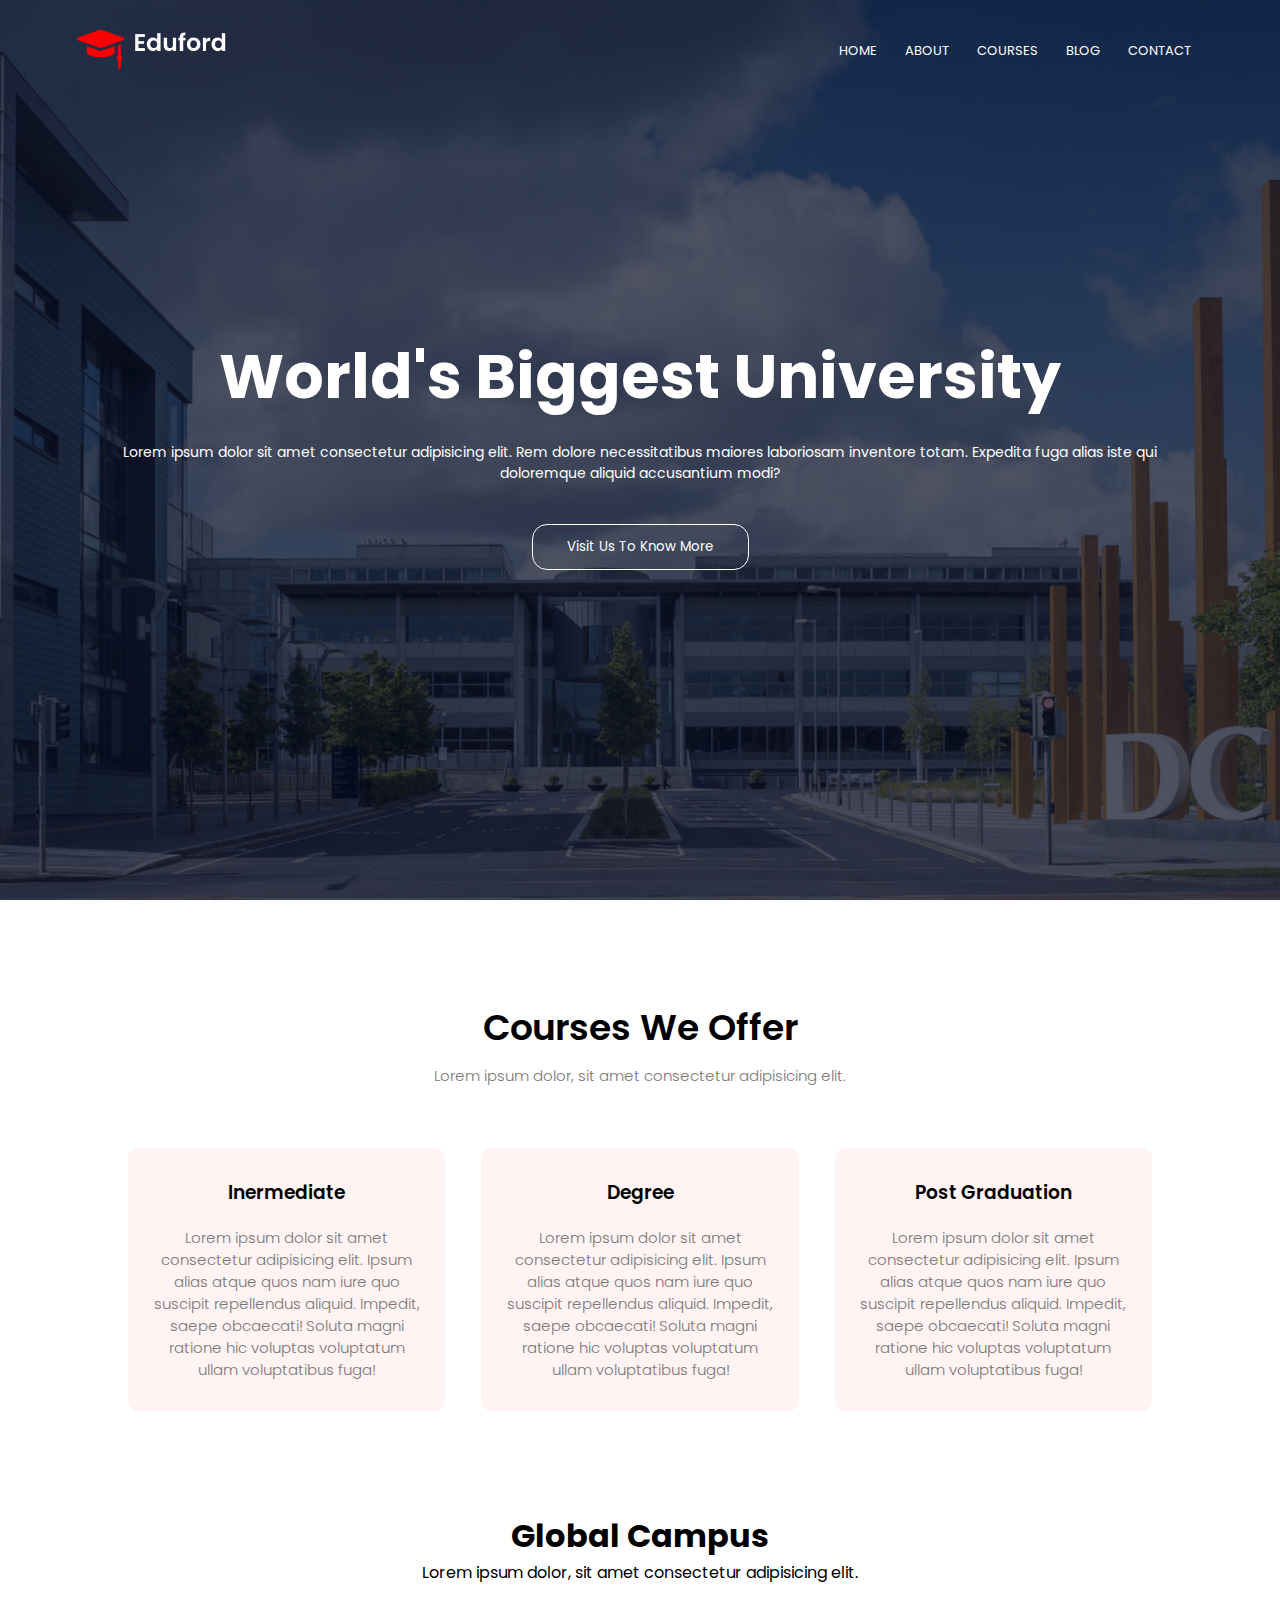
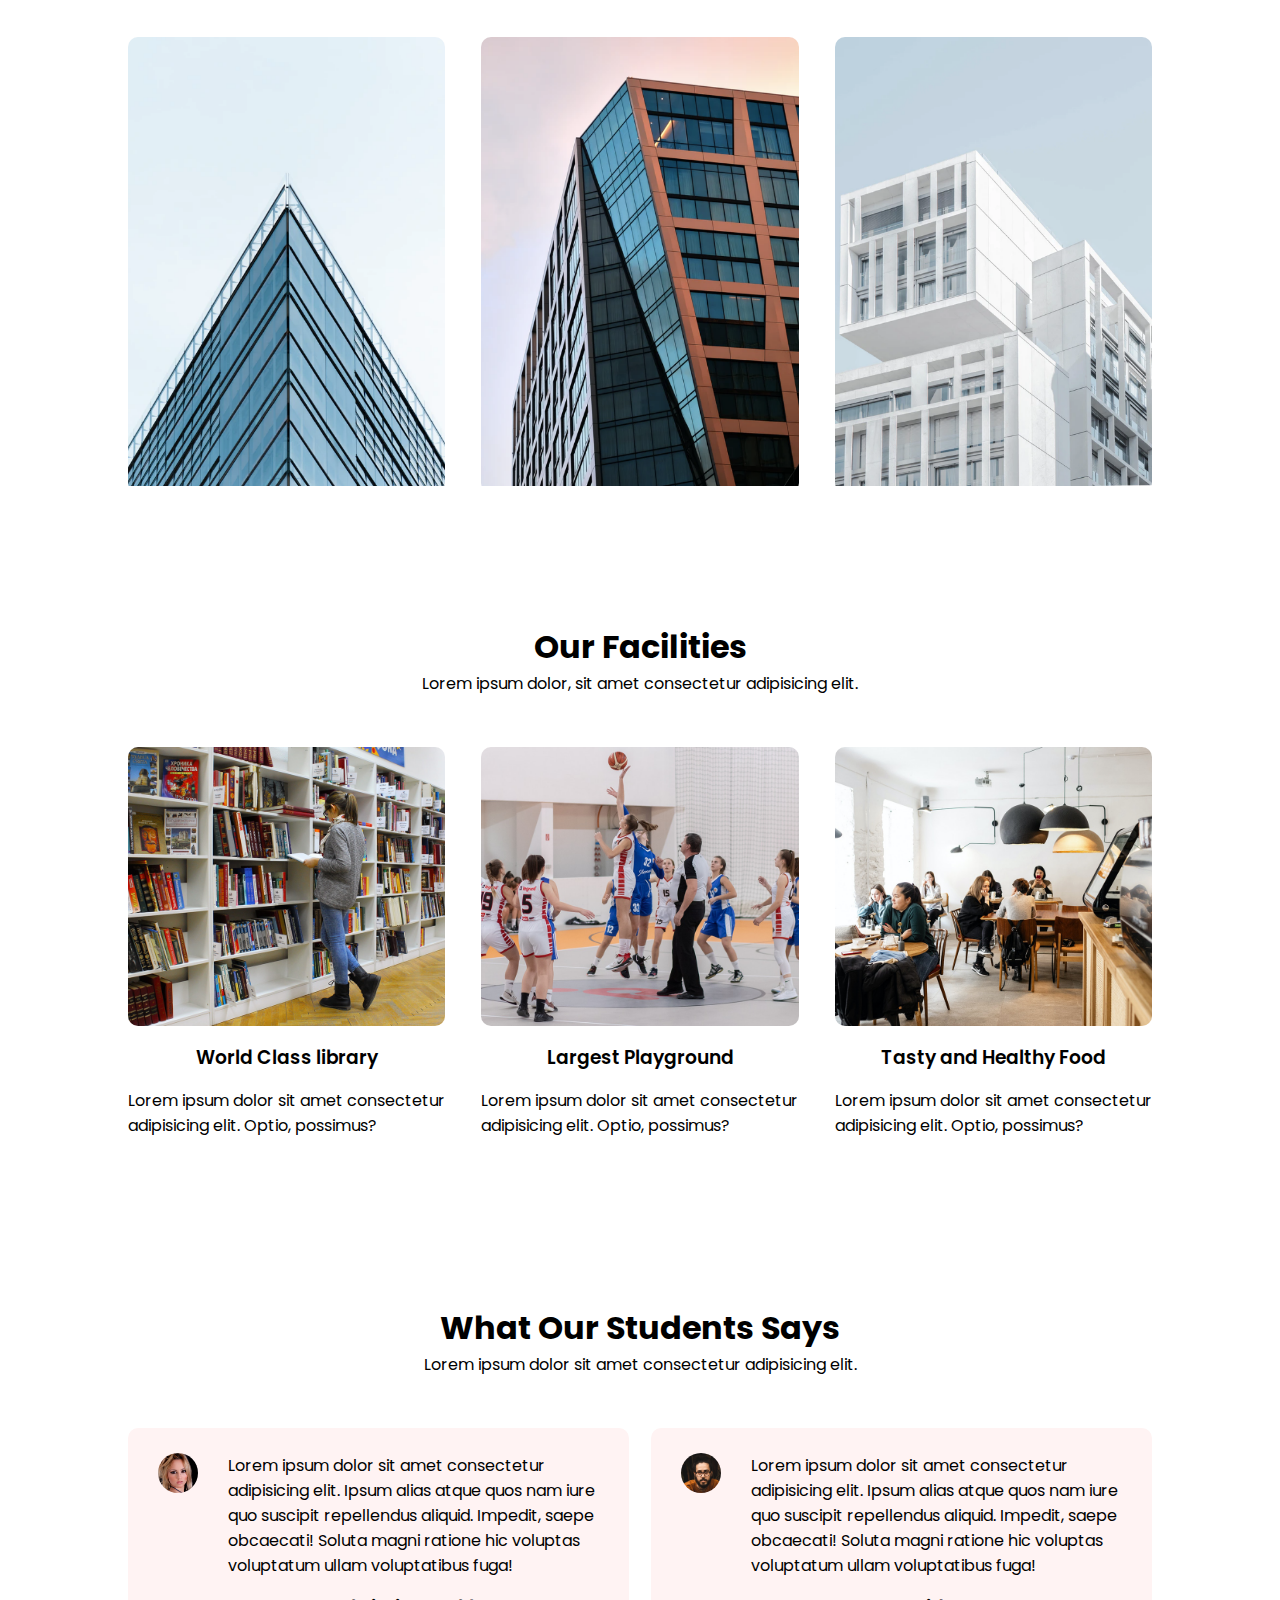
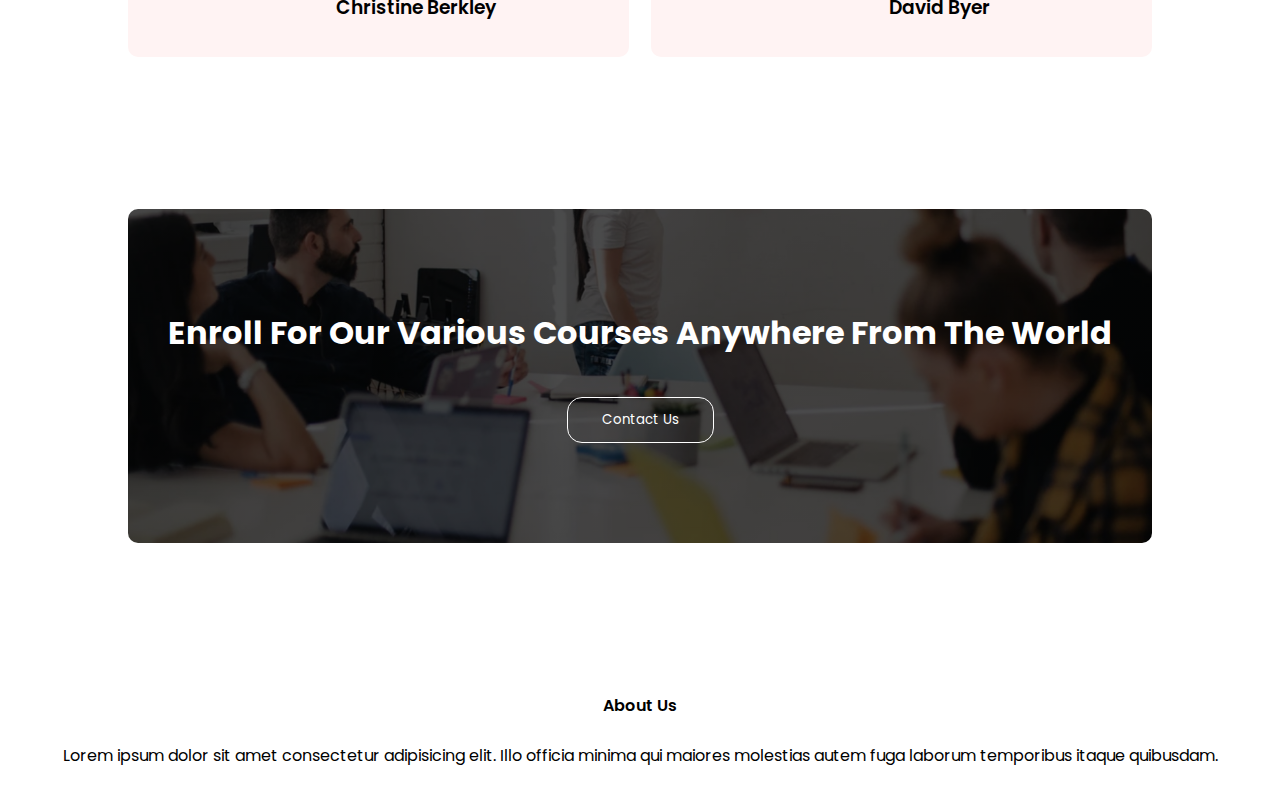
<file: HTML CSS Projects/Sample College Website/index.html>
<!DOCTYPE html>
<html lang="en">

<head>
    <meta charset="UTF-8">
    <meta http-equiv="X-UA-Compatible" content="IE=edge">
    <meta name="viewport" content="width=device-width, initial-scale=1.0">
    <link rel="stylesheet" href="stylea.css">

</head>

<body>
    <section class="header">
        <nav>
            <a href="index.html"><img src="logo.png" alt=""></a>
            <div class="navl">

                <ul>
                    <li><a href="">HOME</a></li>
                    <li><a href="about1.html">ABOUT</a> </li>
                    <li><a href="COURSES.html">COURSES</a></li>
                    <li><a href="blog.html">BLOG</a></li>
                    <li><a href="">CONTACT</a></li>
                </ul>
            </div>

        </nav>

        <div class="text">
            <h1>World's Biggest University</h1>
            <p>Lorem ipsum dolor sit amet consectetur adipisicing elit. Rem dolore necessitatibus maiores laboriosam
                inventore totam. Expedita fuga alias iste qui <br> doloremque aliquid accusantium modi?</p>
            <a href="https://www.youtube.com/watch?v=oYRda7UtuhA"><button class="btn1">Visit Us To Know
                    More</button></a>
        </div>
    </section>


    <section class="course">
        <h1>Courses We Offer</h1>
        <p>Lorem ipsum dolor, sit amet consectetur adipisicing elit.</p>
        <div class="row">
            <div class="coursecol">
                <h3>Inermediate</h3>
                <p>Lorem ipsum dolor sit amet consectetur adipisicing elit. Ipsum alias atque quos nam iure quo suscipit
                    repellendus aliquid. Impedit, saepe obcaecati! Soluta magni ratione hic voluptas voluptatum ullam
                    voluptatibus fuga!</p>
            </div>
            <div class="coursecol">
                <h3>Degree</h3>
                <p>Lorem ipsum dolor sit amet consectetur adipisicing elit. Ipsum alias atque quos nam iure quo suscipit
                    repellendus aliquid. Impedit, saepe obcaecati! Soluta magni ratione hic voluptas voluptatum ullam
                    voluptatibus fuga!</p>
            </div>
            <div class="coursecol">
                <h3>Post Graduation</h3>
                <p>Lorem ipsum dolor sit amet consectetur adipisicing elit. Ipsum alias atque quos nam iure quo suscipit
                    repellendus aliquid. Impedit, saepe obcaecati! Soluta magni ratione hic voluptas voluptatum ullam
                    voluptatibus fuga!</p>
            </div>
        </div>






    </section>
    <section class="campus">
        <h1>Global Campus</h1>
        <p>Lorem ipsum dolor, sit amet consectetur adipisicing elit.</p>
        <div class="row">
            <div class="campuscol">
                <img src="london.png" alt="">
                <div class="layer">
                    <h3>LONDON</h3>


                </div>
            </div>
            <div class="campuscol">
                <img src="newyork.png" alt="">
                <div class="layer">
                    <h3>NEW YORK</h3>


                </div>
            </div>
            <div class="campuscol">
                <img src="washington.png" alt="">
                <div class="layer">
                    <h3>WASHINGTON</h3>


                </div>
            </div>
        </div>





    </section>
    <section class="facili">
        <h1>Our Facilities </h1>
        <p>Lorem ipsum dolor, sit amet consectetur adipisicing elit.</p>
        <div class="row">
            <div class="facicol">
                <img src="library.png" alt="">
                <h3>World Class library</h3>
                <p>Lorem ipsum dolor sit amet consectetur adipisicing elit. Optio, possimus?</p>
            </div>
            <div class="facicol">
                <img src="basketball.png" alt="">
                <h3>Largest Playground</h3>
                <p>Lorem ipsum dolor sit amet consectetur adipisicing elit. Optio, possimus?</p>
            </div>
            <div class="facicol">
                <img src="cafeteria.png" alt="">
                <h3>Tasty and Healthy Food</h3>
                <p>Lorem ipsum dolor sit amet consectetur adipisicing elit. Optio, possimus?</p>
            </div>







    </section>
    <section class="testi">
        <h1>What Our Students Says</h1>
        <p>Lorem ipsum dolor sit amet consectetur adipisicing elit.</p>

        <div class="row">
            <div class="testicol">
                <img src="user1.jpg" alt="">
                <div>
                    <p>Lorem ipsum dolor sit amet consectetur adipisicing elit. Ipsum alias atque quos nam iure quo
                        suscipit
                        repellendus aliquid. Impedit, saepe obcaecati! Soluta magni ratione hic voluptas voluptatum
                        ullam
                        voluptatibus fuga!</p>
                    <h3>Christine Berkley</h3>
                </div>



            </div>
            <div class="testicol">
                <img src="user2.jpg" alt="">
                <div>
                    <p>Lorem ipsum dolor sit amet consectetur adipisicing elit. Ipsum alias atque quos nam iure quo
                        suscipit
                        repellendus aliquid. Impedit, saepe obcaecati! Soluta magni ratione hic voluptas voluptatum
                        ullam
                        voluptatibus fuga!</p>
                    <h3>David Byer</h3>
                </div>



            </div>
        </div>

    </section>

<section class="cta">

<h1>Enroll For Our Various Courses Anywhere From The World</h1>
<a href=""><button class="btn1">Contact Us</button></a>





</section>






<footer>
    <h4>About Us</h4>
    <p>Lorem ipsum dolor sit amet consectetur adipisicing elit. Illo officia minima qui maiores molestias autem fuga laborum temporibus itaque quibusdam.</p>
</footer>




</body>

</html>
</file>
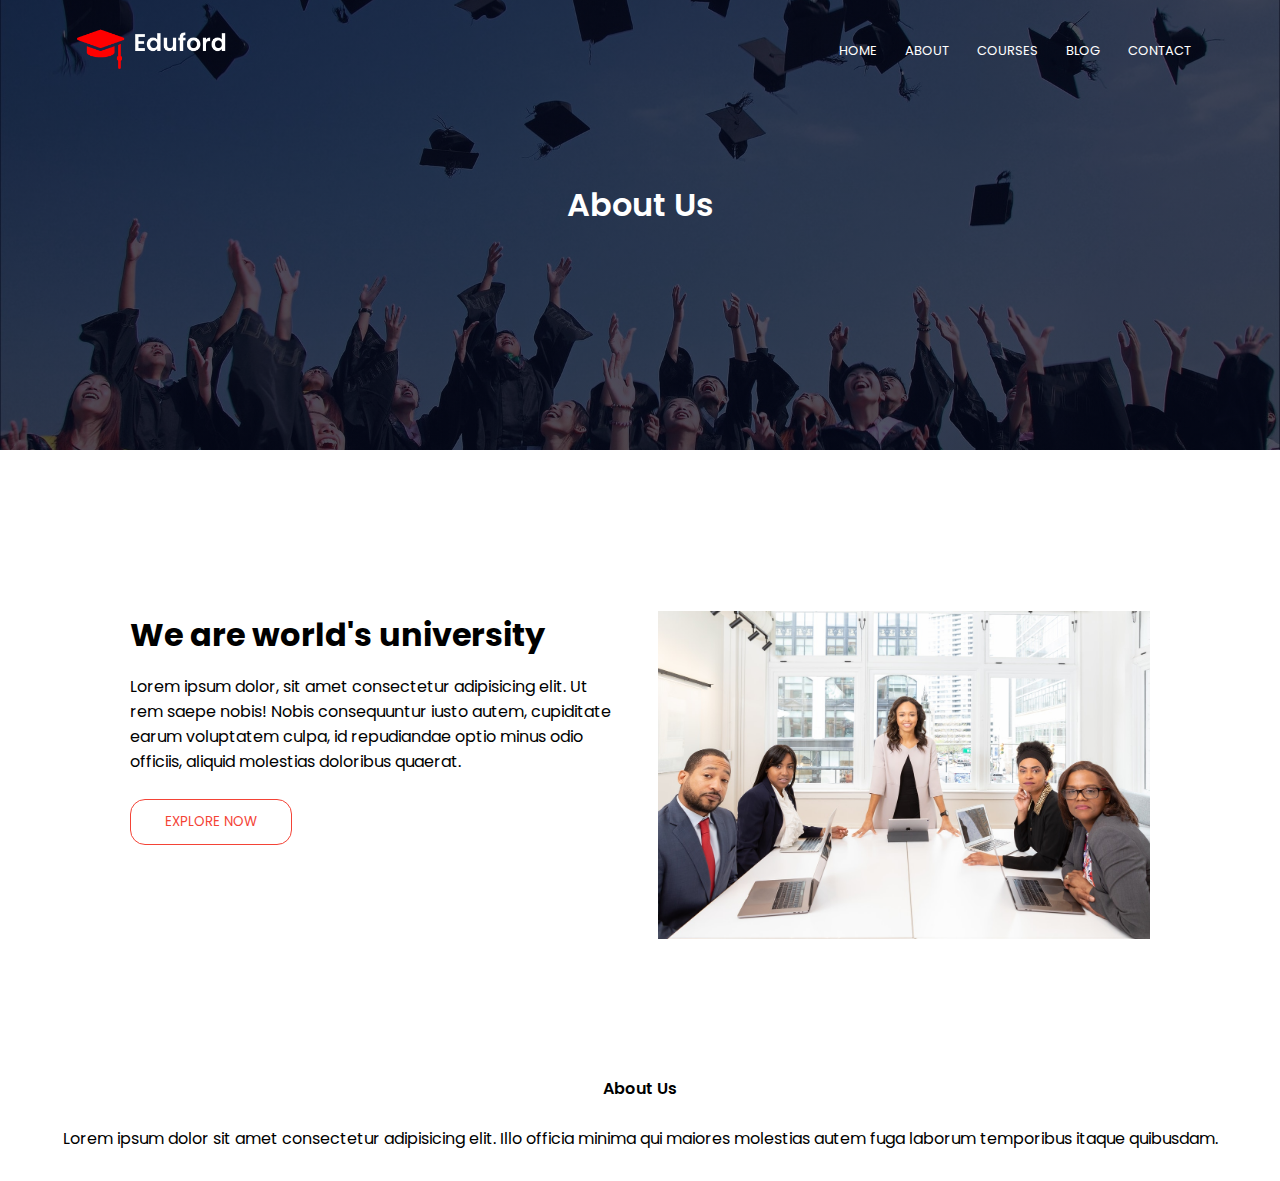
<file: HTML CSS Projects/Sample College Website/about1.html>
<!DOCTYPE html>
<html lang="en">

<head>
    <meta charset="UTF-8">
    <meta http-equiv="X-UA-Compatible" content="IE=edge">
    <meta name="viewport" content="width=device-width, initial-scale=1.0">
    <link rel="stylesheet" href="stylea.css">

</head>

<body>
    <section class="sub-header">
        <nav>
            <a href="index.html"><img src="logo.png" alt=""></a>
            <div class="navl">

                <ul>
                    <li><a href="index.html">HOME</a></li>
                    <li><a href="about1.html">ABOUT</a> </li>
                    <li><a href="COURSES.html">COURSES</a></li>
                    <li><a href="blog.html">BLOG</a></li>
                    <li><a href="">CONTACT</a></li>
                </ul>
            </div>

        </nav>

        
     <h1>About Us</h1>
    </section>
<section class="about">

<div class="row">
    <div class="aboutcol">
        <h1>We are world's university</h1>
        <p>Lorem ipsum dolor, sit amet consectetur adipisicing elit. Ut rem saepe nobis! Nobis consequuntur iusto autem, cupiditate earum voluptatem culpa, id repudiandae optio minus odio officiis, aliquid molestias doloribus quaerat.</p>
        <a href=""><button class="btn1 redbtn"> EXPLORE NOW</button></a>
    </div>
    <div class="aboutcol">
<img src="about.jpg" alt="">
    </div>
</div>







</section>

    





<footer>
    <h4>About Us</h4>
    <p>Lorem ipsum dolor sit amet consectetur adipisicing elit. Illo officia minima qui maiores molestias autem fuga laborum temporibus itaque quibusdam.</p>
</footer>




</body>

</html>
</file>
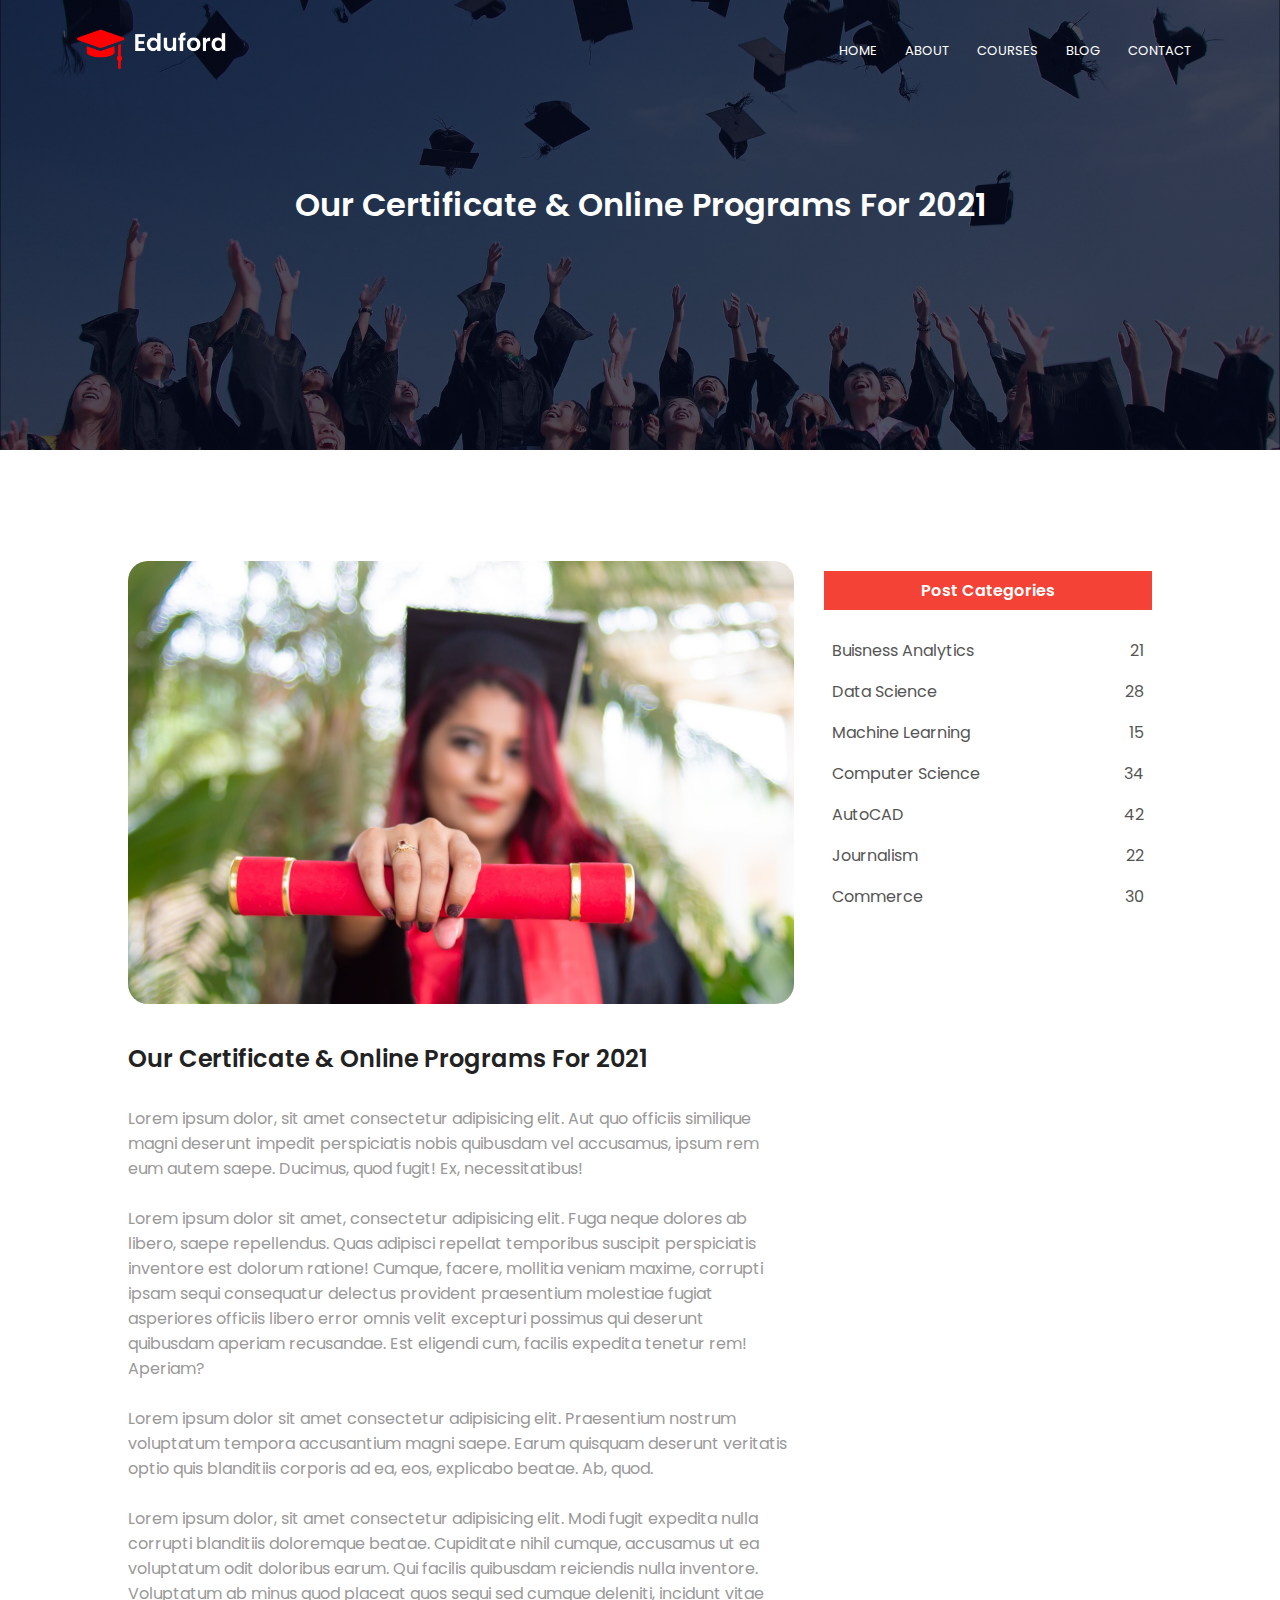
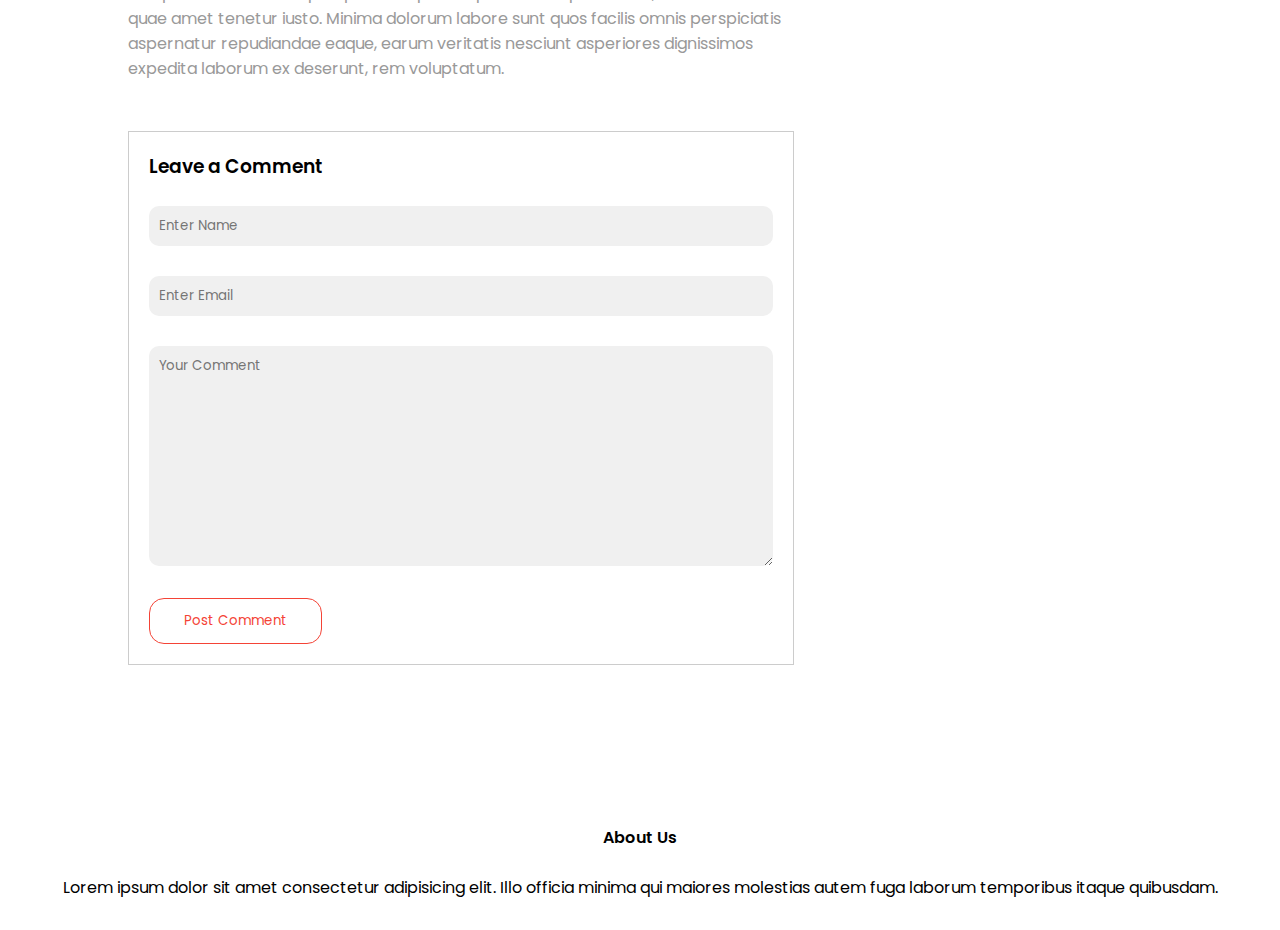
<file: HTML CSS Projects/Sample College Website/blog.html>
<!DOCTYPE html>
<html lang="en">

<head>
    <meta charset="UTF-8">
    <meta http-equiv="X-UA-Compatible" content="IE=edge">
    <meta name="viewport" content="width=device-width, initial-scale=1.0">
    <link rel="stylesheet" href="stylea.css">

</head>

<body>
    <section class="sub-header">
        <nav>
            <a href="index.html"><img src="logo.png" alt=""></a>
            <div class="navl">

                <ul>
                    <li><a href="index.html">HOME</a></li>
                    <li><a href="about1.html">ABOUT</a> </li>
                    <li><a href="COURSES.html">COURSES</a></li>
                    <li><a href="">BLOG</a></li>
                    <li><a href="">CONTACT</a></li>
                </ul>
            </div>

        </nav>

        
     <h1>Our Certificate & Online Programs For 2021</h1>
    </section>
  <section class="blog">
<div class="row">
    <div class="blogleft">
        <img src="certificate.jpg" alt="">
        <h2>Our Certificate & Online Programs For 2021</h2>
        <p>Lorem ipsum dolor, sit amet consectetur adipisicing elit. Aut quo officiis similique magni deserunt impedit perspiciatis nobis quibusdam vel accusamus, ipsum rem eum autem saepe. Ducimus, quod fugit! Ex, necessitatibus!</p>
        <br>
        <p>Lorem ipsum dolor sit amet, consectetur adipisicing elit. Fuga neque dolores ab libero, saepe repellendus. Quas adipisci repellat temporibus suscipit perspiciatis inventore est dolorum ratione! Cumque, facere, mollitia veniam maxime, corrupti ipsam sequi consequatur delectus provident praesentium molestiae fugiat asperiores officiis libero error omnis velit excepturi possimus qui deserunt quibusdam aperiam recusandae. Est eligendi cum, facilis expedita tenetur rem! Aperiam?</p>
        <br>
        <p>Lorem ipsum dolor sit amet consectetur adipisicing elit. Praesentium nostrum voluptatum tempora accusantium magni saepe. Earum quisquam deserunt veritatis optio quis blanditiis corporis ad ea, eos, explicabo beatae. Ab, quod.</p>
        <br>
        <p>Lorem ipsum dolor, sit amet consectetur adipisicing elit. Modi fugit expedita nulla corrupti blanditiis doloremque beatae. Cupiditate nihil cumque, accusamus ut ea voluptatum odit doloribus earum. Qui facilis quibusdam reiciendis nulla inventore. Voluptatum ab minus quod placeat quos sequi sed cumque deleniti, incidunt vitae quae amet tenetur iusto. Minima dolorum labore sunt quos facilis omnis perspiciatis aspernatur repudiandae eaque, earum veritatis nesciunt asperiores dignissimos expedita laborum ex deserunt, rem voluptatum.</p>

<div class="comment">
    <h3>Leave a Comment</h3>
    <form action="" class="commform">
        <input type="text" placeholder="Enter Name">
        <input type="email" placeholder="Enter Email">
        <textarea name="" id="" cols="30" rows="10" placeholder="Your Comment"></textarea>
        <button type="submit" class="btn1 redbtn">Post Comment</button>
    </form>

</div>


    </div>
    <div class="blogright">
        <h3>Post Categories</h3>
        <div>
            <span>Buisness Analytics</span>
            <span>21</span>
        </div>
        <div>
            <span>Data Science</span>
            <span>28</span>
        </div>
        <div>
            <span>Machine Learning</span>
            <span>15</span>
        </div>
        <div>
            <span>Computer Science</span>
            <span>34</span>
        </div>
        <div>
            <span>AutoCAD</span>
            <span>42</span>
        </div>
        <div>
            <span>Journalism</span>
            <span>22</span>
        </div>
        <div>
            <span>Commerce</span>
            <span>30</span>
        </div>
    </div>
</div>







  </section>





<footer>
    <h4>About Us</h4>
    <p>Lorem ipsum dolor sit amet consectetur adipisicing elit. Illo officia minima qui maiores molestias autem fuga laborum temporibus itaque quibusdam.</p>
</footer>




</body>

</html>
</file>
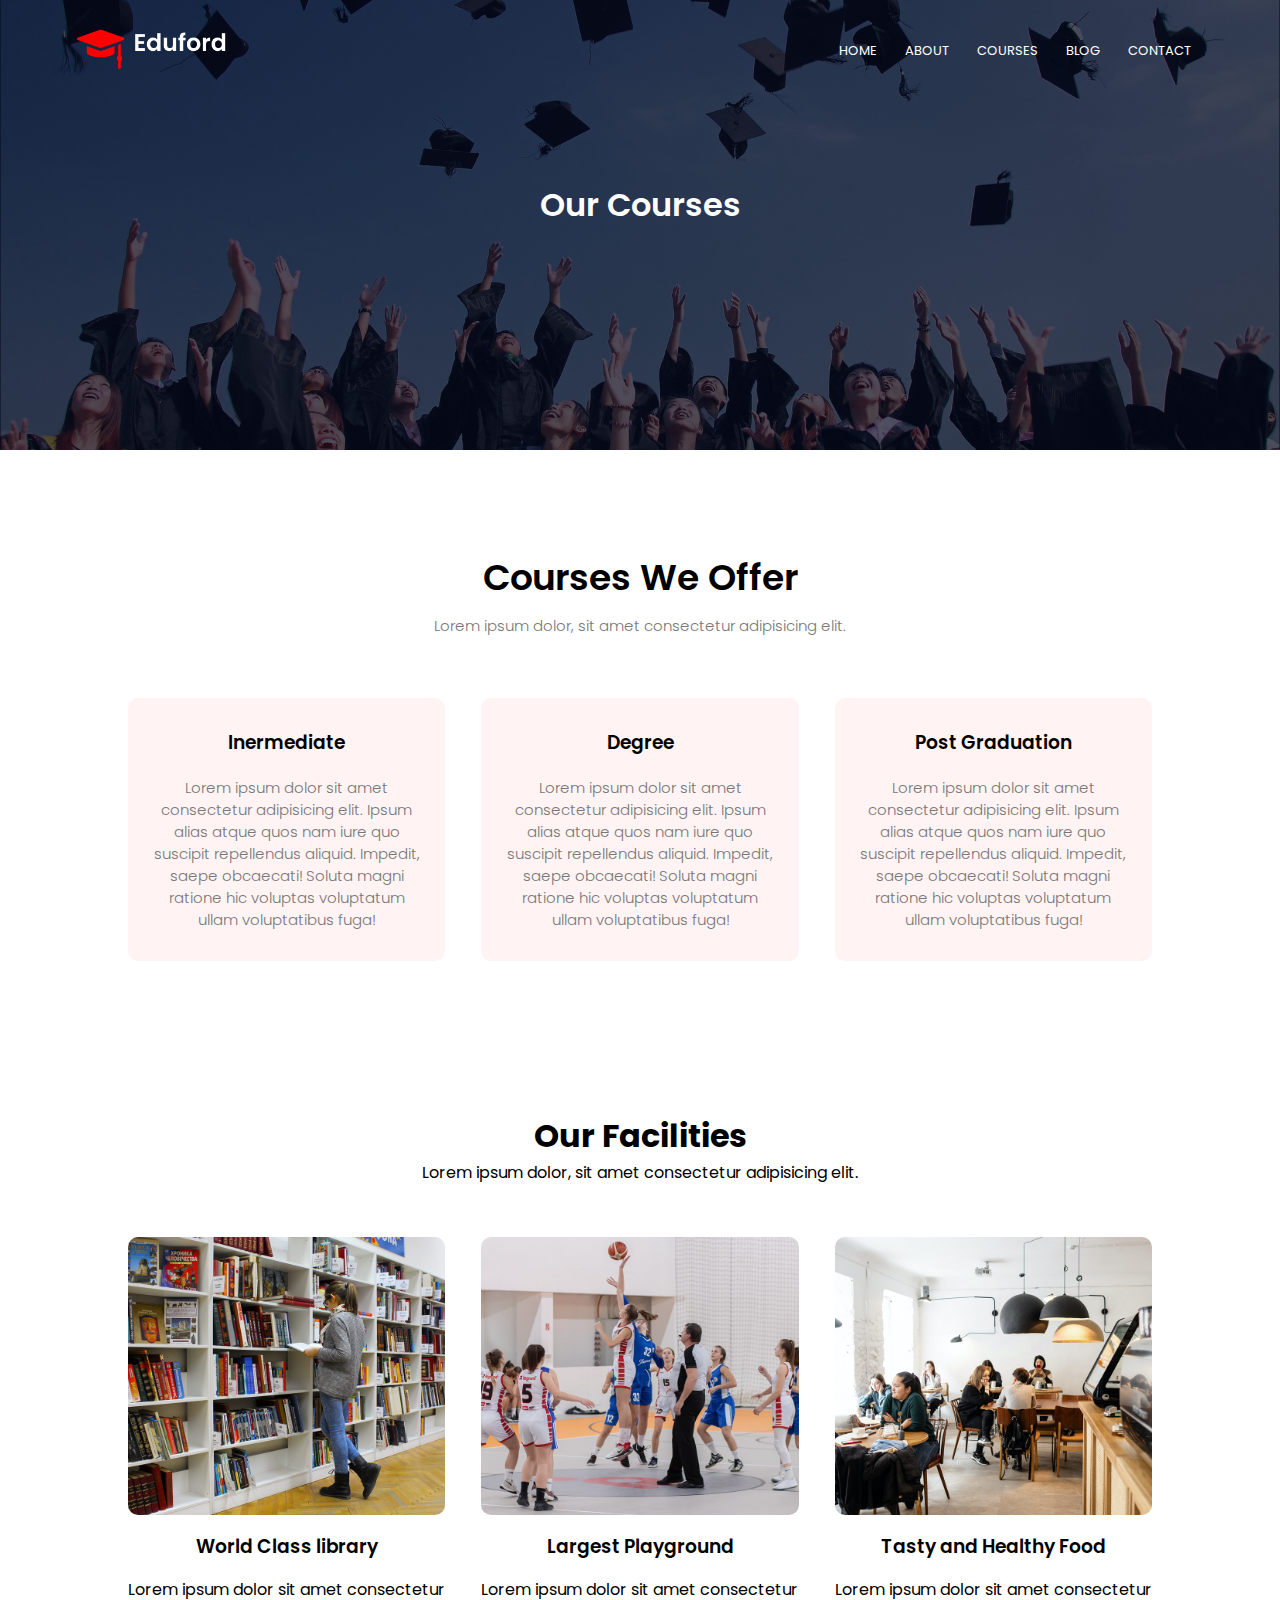
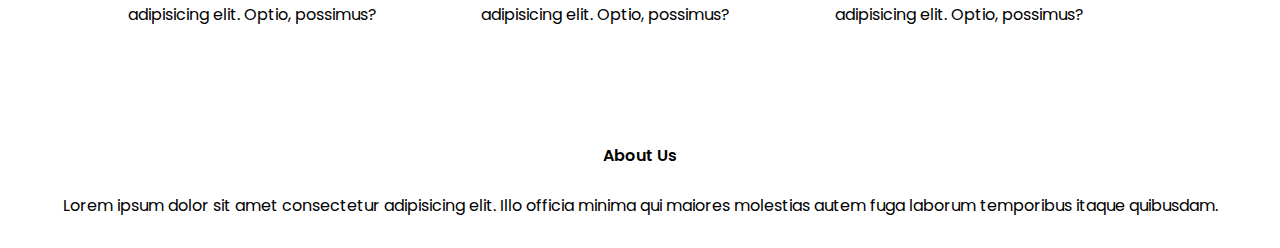
<file: HTML CSS Projects/Sample College Website/COURSES.html>
<!DOCTYPE html>
<html lang="en">

<head>
    <meta charset="UTF-8">
    <meta http-equiv="X-UA-Compatible" content="IE=edge">
    <meta name="viewport" content="width=device-width, initial-scale=1.0">
    <link rel="stylesheet" href="stylea.css">

</head>

<body>
    <section class="sub-header">
        <nav>
            <a href="index.html"><img src="logo.png" alt=""></a>
            <div class="navl">

                <ul>
                    <li><a href="index.html">HOME</a></li>
                    <li><a href="about1.html">ABOUT</a> </li>
                    <li><a href="COURSES.html">COURSES</a></li>
                    <li><a href="blog.html">BLOG</a></li>
                    <li><a href="">CONTACT</a></li>
                </ul>
            </div>

        </nav>

        
     <h1>Our Courses</h1>
    </section>
    <section class="course">
        <h1>Courses We Offer</h1>
        <p>Lorem ipsum dolor, sit amet consectetur adipisicing elit.</p>
        <div class="row">
            <div class="coursecol">
                <h3>Inermediate</h3>
                <p>Lorem ipsum dolor sit amet consectetur adipisicing elit. Ipsum alias atque quos nam iure quo suscipit
                    repellendus aliquid. Impedit, saepe obcaecati! Soluta magni ratione hic voluptas voluptatum ullam
                    voluptatibus fuga!</p>
            </div>
            <div class="coursecol">
                <h3>Degree</h3>
                <p>Lorem ipsum dolor sit amet consectetur adipisicing elit. Ipsum alias atque quos nam iure quo suscipit
                    repellendus aliquid. Impedit, saepe obcaecati! Soluta magni ratione hic voluptas voluptatum ullam
                    voluptatibus fuga!</p>
            </div>
            <div class="coursecol">
                <h3>Post Graduation</h3>
                <p>Lorem ipsum dolor sit amet consectetur adipisicing elit. Ipsum alias atque quos nam iure quo suscipit
                    repellendus aliquid. Impedit, saepe obcaecati! Soluta magni ratione hic voluptas voluptatum ullam
                    voluptatibus fuga!</p>
            </div>
        </div>






    </section>

    <section class="facili">
        <h1>Our Facilities </h1>
        <p>Lorem ipsum dolor, sit amet consectetur adipisicing elit.</p>
        <div class="row">
            <div class="facicol">
                <img src="library.png" alt="">
                <h3>World Class library</h3>
                <p>Lorem ipsum dolor sit amet consectetur adipisicing elit. Optio, possimus?</p>
            </div>
            <div class="facicol">
                <img src="basketball.png" alt="">
                <h3>Largest Playground</h3>
                <p>Lorem ipsum dolor sit amet consectetur adipisicing elit. Optio, possimus?</p>
            </div>
            <div class="facicol">
                <img src="cafeteria.png" alt="">
                <h3>Tasty and Healthy Food</h3>
                <p>Lorem ipsum dolor sit amet consectetur adipisicing elit. Optio, possimus?</p>
            </div>







    </section>





<footer>
    <h4>About Us</h4>
    <p>Lorem ipsum dolor sit amet consectetur adipisicing elit. Illo officia minima qui maiores molestias autem fuga laborum temporibus itaque quibusdam.</p>
</footer>




</body>

</html>
</file>
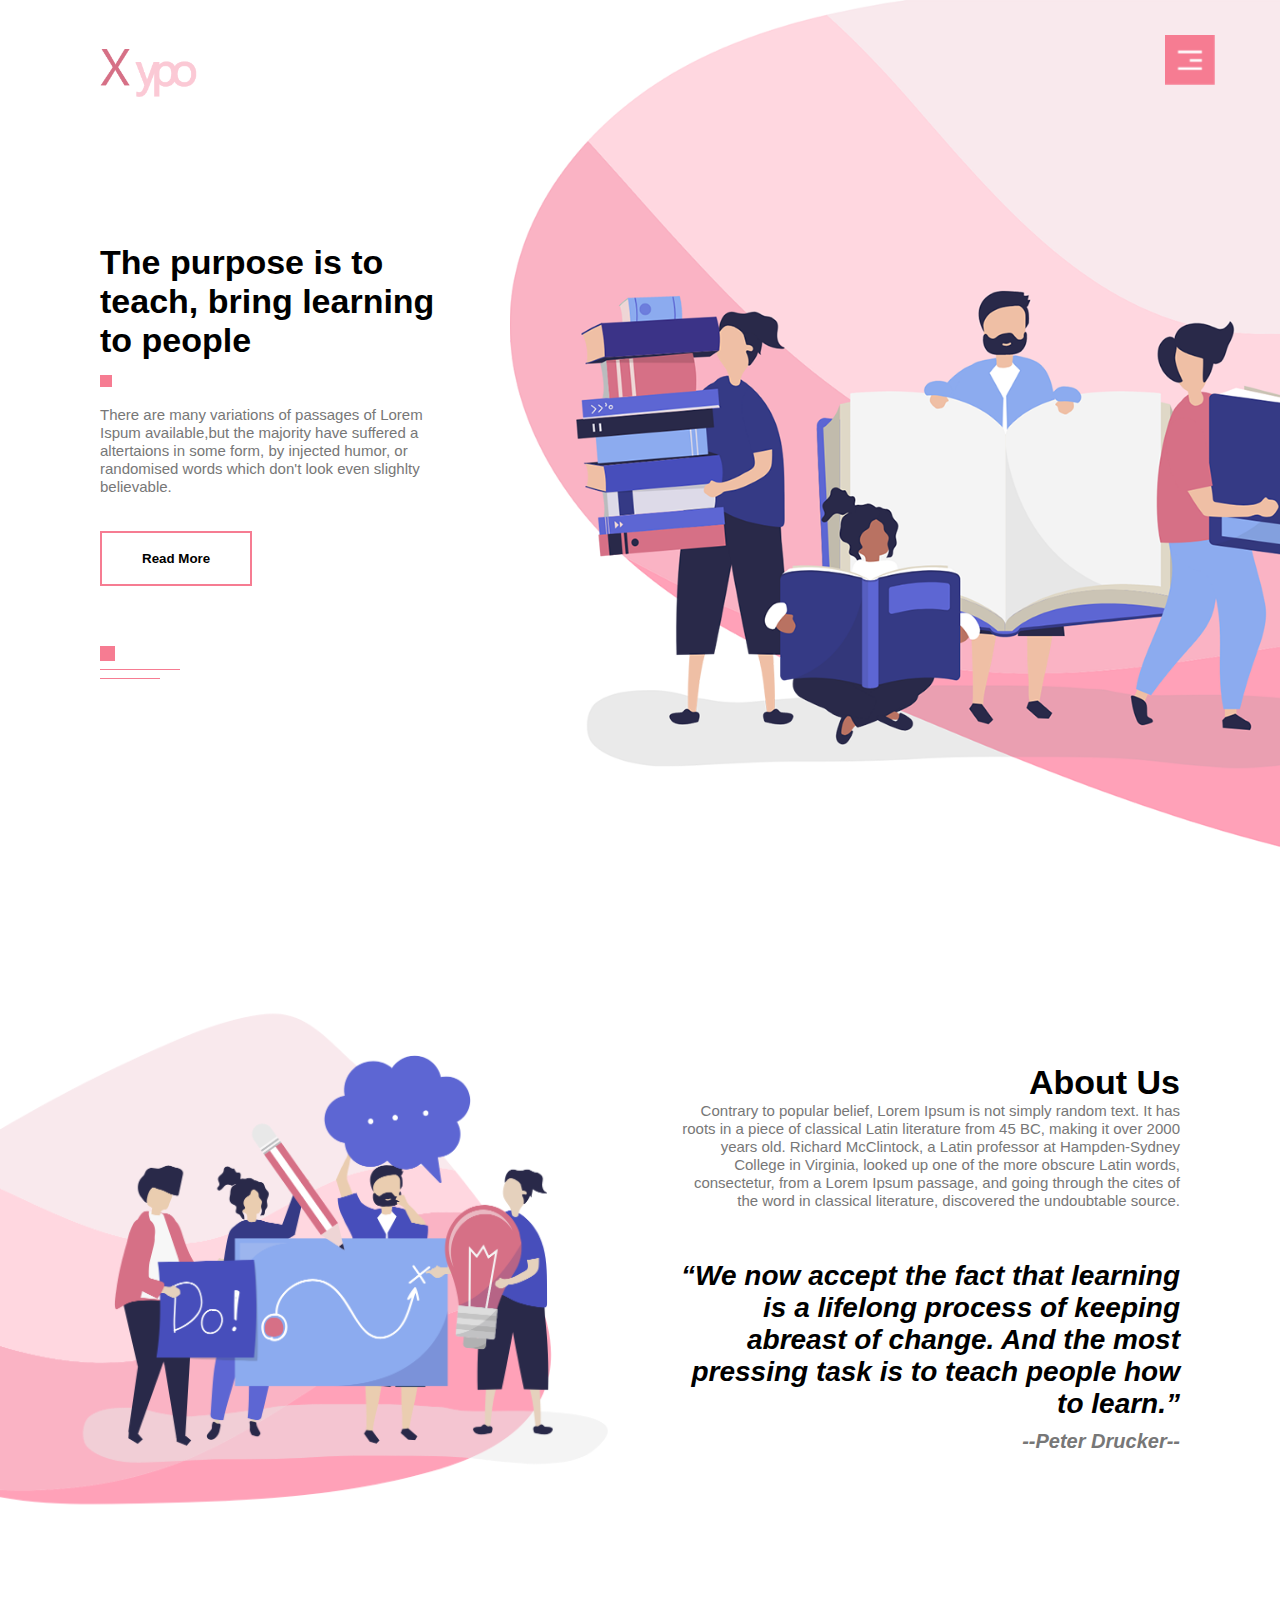
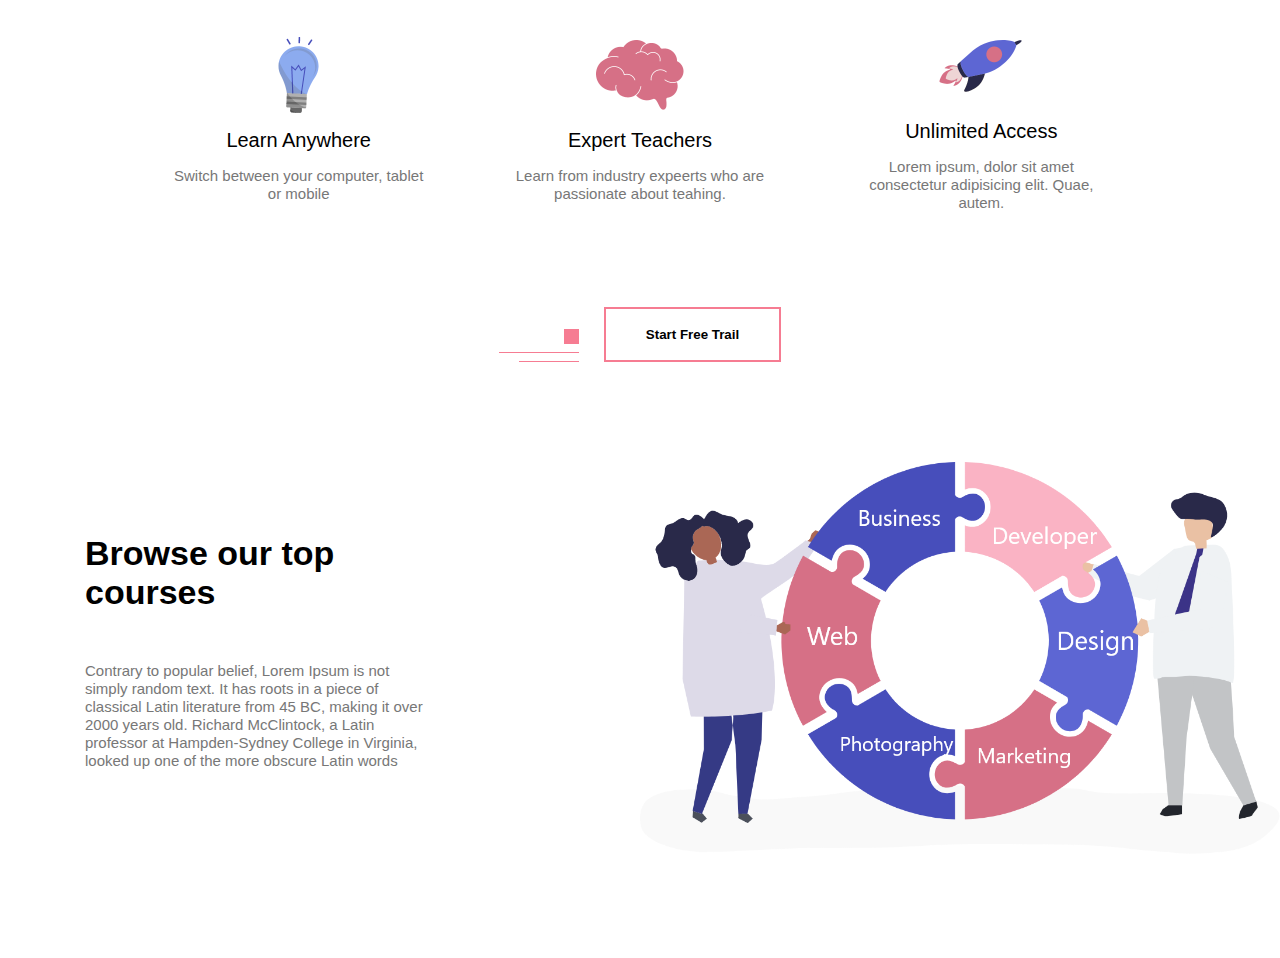
<file: HTML CSS Projects/Sample Courses Website/src/prac1.html>
<!DOCTYPE html>
<html lang="en">

<head>
    <meta charset="UTF-8">
    <meta http-equiv="X-UA-Compatible" content="IE=edge">
    <meta name="viewport" content="width=device-width, initial-scale=1.0">
    <title>Website</title>
    <link rel="stylesheet" href="style.css">
</head>

<body>
    <section id="header">
        <div class="container">
            <img class="logo" src="logo.png" alt="logo">
            <div class="headerte">
                <h1> The purpose is to <br> teach, bring learning to people</h1>
                <span class="square"></span>
                <p>There are many variations of passages of Lorem Ispum available,but the majority have suffered a
                    altertaions in some form, by injected humor, or randomised words which don't look even slighlty
                    believable.</p>
                <button class="common">Read More</button>
                <div class="line">
                    <span class="line1"></span><br>
                    <span class="line2"></span><br>
                    <span class="line3"></span><br>
                </div>
            </div>
        </div>
    </section>
    <nav id="sidenav">
        <ul>
            <li><a href="#">HOME</a></li>
            <li><a href="#">ABOUT US</a></li>
            <li><a href="#">FEATURES</a></li>
            <li><a href="#">COURSES</a></li>
            <li><a href="#">OFFER</a></li>
            <li><a href="#">CONTACT US</a></li>
        </ul>

    </nav>
    <img src="menu.png" alt="menu" id="menubtn">

    <section id="about">
        <div class="aboutleft">
            <img src="about.png" alt="">
        </div>
        <div class="aboutright">
            <div class="text">
                <h1>About Us</h1>
                <p>Contrary to popular belief, Lorem Ipsum is not simply random text. It has roots in a piece of
                    classical Latin literature from 45 BC, making it over 2000 years old. Richard McClintock, a Latin
                    professor at Hampden-Sydney College in Virginia, looked up one of the more obscure Latin words,
                    consectetur, from a Lorem Ipsum passage, and going through the cites of the word in classical
                    literature, discovered the undoubtable source.</p>
                <h2> “We now accept the fact that learning is a lifelong process of keeping abreast of change. And the
                    most pressing task is to teach people how to learn.”</h2>
                <h3>--Peter Drucker--</h3>

            </div>

        </div>
    </section>
    <section id="features">
        <div class="featurerow">
            <div class="featurecol">
                <img src="pic-1.png" alt="">
                <h4>Learn Anywhere</h4>
                <p>Switch between your computer, tablet or mobile</p>
            </div>
            <div class="featurecol">
                <img src="pic-2.png" alt="">
                <h4>Expert Teachers</h4>
                <p>Learn from industry expeerts who are passionate about teahing.</p>
            </div>
            <div class="featurecol">

                <img src="pic-3.png" alt="">
                <h4>Unlimited Access</h4>
                <p>Lorem ipsum, dolor sit amet consectetur adipisicing elit. Quae, autem.</p>
            </div>
        </div>


        <div class="featurebt">

            <div class="line">
                <span class="line1"></span><br>
                <span class="line2"></span><br>
                <span class="line3"></span><br>
            </div>




            <button class="common">Start Free Trail</button>
        </div>

    </section>

    <section class="courses">
        <div class="container1">
            <div class="courseleft">
                <div class="coursetext">
                    <h1>Browse our top <br> courses</h1>
                    <p>Contrary to popular belief, Lorem Ipsum is not simply random text. It has roots in a piece of
                        classical Latin literature from 45 BC, making it over 2000 years old. Richard McClintock, a
                        Latin
                        professor at Hampden-Sydney College in Virginia, looked up one of the more obscure Latin words
                    </p>
                </div>



            </div>
            <div class="courseright">
                <img src="course.png" alt="">


            </div>




        </div>





    </section>






















</body>
<script>
    var menubtn = document.getElementById("menubtn");
    var sidenav = document.getElementById("sidenav");
    sidenav.style.right = "-250px";
    menubtn.onclick = function () {
        if (sidenav.style.right == "-250px") {
            sidenav.style.right = "0";

        }
        else {
            sidenav.style.right = "-250px";
        }
    }
</script>

</html>
</file>
<file: HTML CSS Projects/Sample College Website/stylea.css>
@import url("https://fonts.googleapis.com/css2?family=Poppins:wght@100;200;300;400;600;700&display=swap");
* {
  margin: 0;
  padding: 0px;
  font-family: "Poppins", sans-serif;
}
.header {
  min-height: 100vh;
  width: 100%;
  background-image: linear-gradient(rgba(4, 9, 30, 0.7), rgba(4, 9, 30, 0.7)),
    url(banner.png);
  background-position: center;
  background-size: cover;
  position: relative;
}
nav {
  display: flex;
  padding: 2% 6%;
  justify-content: space-between;
  align-items: center;
}
nav img {
  width: 150px;
}
.navl {
  flex: 1;
  text-align: right;
}
.navl ul li a {
  text-decoration: none;
  color: rgb(255, 255, 255);
  font-size: 13px;
}

.navl ul li {
  list-style: none;
  display: inline-block;
  padding: 8px 12px;
  position: relative;
}
.navl ul li::after {
  content: "";
  width: 0%;
  height: 2px;
  background: #f44336;
  display: block;
  margin: auto;
  transition: 0.5s;
}

.navl ul li:hover::after {
  width: 100%;
}
.text {
  width: 90%;
  color: white;
  position: absolute;
  top: 50%;
  left: 50%;
  transform: translate(-50%, -50%);
  text-align: center;
}

.text p {
  margin: 19px 0 40px;
  font-size: 14px;
  color: white;
}
.text h1 {
  font-size: 62px;
}
.btn1 {
  text-decoration: none;
  display: inline-block;
  color: white;
  border: 1px solid white;
  padding: 12px 34px;
  background: transparent;
  border-radius: 15px;
  cursor: pointer;
  transition: all 0.3s;
}
.btn1:hover {
  border: 1px solid #f44336;
  background: #f44336;
}
@media (max-width: 700px) {
  .text h1 {
    font-size: 20px;
  }
  .navl ul li {
    display: block;
  }
  .navl {
    position: absolute;
    background: #f44336;
    height: 100vh;
    width: 200px;
    top: 0;
    right: 0;
    text-align: left;
    z-index: 2;
  }
}

.course {
  width: 80%;
  margin: auto;
  text-align: center;
  padding-top: 100px;
}
.course h1 {
  font-size: 36px;
  font-weight: 600;
}
.course p {
  color: #777;
  font-size: 15px;
  font-weight: 300;
  line-height: 22px;
  padding: 10px;
}
.row {
  margin-top: 5%;
  display: flex;
  justify-content: space-between;
}

.coursecol {
  flex-basis: 31%;
  background: #fff3f3;
  border-radius: 10px;
  margin-bottom: 5%;
  padding: 20px 12px;

  box-sizing: border-box;
  transition: 0.5ms;
}
h3{
    text-align: center;
    font-weight: 600;
    margin: 10px 0 ;
}
.coursecol:hover{
  box-shadow: 0 0 20px 0 rgba(0,0,0,0.2);
}


@media (max-width: 700px) {
.row{
  flex-direction: column;
}



}


.campus{
  width: 80%;
  margin: auto;
  text-align: center;
  padding-top: 50px ;
}
.campuscol{
  flex-basis: 31%;
  border-radius: 10px;
  margin-bottom: 30px;
  position: relative;
  overflow: hidden;

}
.campuscol img{
  width: 100%;
}
.layer:hover{

  background:rgba(226, 0, 0, 0.7);


}
.layer{
  height: 100%;
  width: 100%;
  position: absolute;
  top: 0;
  left: 0;
background: transparent;
transition: 0.5s;

}







.layer h3{
  width: 100%;
  font-weight: 500;
  color: #fff;
  font-size: 26px;
  bottom: 0;
  left: 50%;
  transform: translateX(-50%) ;
  position: absolute;
  opacity: 0;
  transition: 0.5s;
}
.layer:hover h3{
bottom: 49%;
opacity: 1;}

.facili{
  width: 80%;
  margin: auto;
  text-align: center;
  padding-top: 100px;
}
.facicol{
  flex-basis: 31%;
  border-radius: 10px;
  margin-bottom: 5%;
  text-align: left;
}
.facicol img{
  width: 100%;
  border-radius:10px ;
}
.facicol p{
margin-top: 16px  ;
margin-bottom: 15px;
text-align: left;
}
.testi{
  width: 80%;
  margin: auto;
  text-align: center;
  padding-top: 100px;
}

.testicol{
flex-basis: 44%;
border-radius: 10px;
margin-bottom: 5%;
text-align: left;
background: #fff3f3;
padding: 25px;
cursor: pointer;
display: flex;


}
.testicol img{
  height: 40px;
  margin-left: 5px;
  margin-right: 30px;
  border-radius: 50%;

}
.testicol p{
  padding: 0;
}
.testicol h3{
  margin-top: 15px;
  text-align: center;
}
.cta {
  margin: 100px auto;
  width: 80%;
  background: linear-gradient(rgba(0, 0, 0, 0.7), rgba(0, 0, 0, 0.7)),url(banner2.jpg);
  background-position: center;
  background-size: cover;
  padding: 100px 0;
  border-radius: 10px;
  text-align: center;
}
.cta h1 {
  color: #fff;
  margin-bottom: 40px;
  padding: 0;
}
footer h4{
  margin-bottom: 25px;
  margin-top: 20px;
  font-weight: 600;
}
footer{
  width: 100%;
  text-align: center;
  padding: 30px 0;
}

.sub-header{

height: 50vh;
width: 100%;
background: linear-gradient(rgba(4, 9, 30, 0.7), rgba(4, 9, 30, 0.7)),url(background.jpg);
background-position: center;
background-size: cover;
text-align: center;
color: #fff;

}
.sub-header h1{
  margin-top: 80px;
  font-weight: 600;
  font-size: 2rem;
}

.about{
width: 80%;
margin: auto;
padding-top: 80px;
padding-bottom: 50px;

}
.aboutcol{
  flex-basis: 48%;
  padding:30px   2px;

}
.aboutcol img{
width: 100%;



}
.aboutcol p{
  padding: 15px 0 25px;
}
.aboutcol h1{
  padding-top: 0;


}
.redbtn{
  border: 1px solid #f44336;
  background: transparent;
  color: #f44336;
}
.redbtn:hover{
color: white;
}
.blog{
  
  width: 80%;
  margin: auto;
  padding: 60px 0 ;
}
.blogleft{
  flex-basis: 65%;
}
.blogleft img{
  width: 100%;
  border-radius: 20px;
}
.blogleft h2{
  color:#222 ;
  font-weight: 600;
  margin: 30px 0 ;
}
.blogleft p{
  color: #999;
  padding: 0;

}
.blogright{
  flex-basis: 32%;
}
.blogright h3{
  background: #f44336;
  color: #fff;
  padding: 7px 10px;
  font-size: 16px;
  margin-bottom: 20px;
}
.blogright div{
  display: flex;
  align-items: center;
  justify-content: space-between;
  padding: 8px;
  box-sizing: border-box;
  color: #555;
}

.comment{
  border: 1px solid #ccc;
  margin: 50px 0 ;
  padding: 10px 20px;

}
.comment h3{
  text-align: left;

}
.comment input, .comment textarea{
  width: 100%;
  padding: 10px;
  margin: 15px 0;
  box-sizing: border-box;
  border: none;
  outline: none;
  background: #f0f0f0;
  border-radius: 10px;

}
.comment button{
  margin: 10px 0;
}
</file>
<file: HTML CSS Projects/Sample Courses Website/src/style.css>
*{
    margin: 0;
    padding: 0;
    font-family: sans-serif;
}
#header{
    height: 100vh;
    background-image: url(background.png);
    background-position: center;
    background-size: cover;
}
.container{
    margin-right: 100px;
    margin-left: 100px;
}
.logo{
    margin-top: 30px;
    width: 100px;
}
.headerte{
    max-width: 350px;
    margin-top: 140px;
}
h1{
    font-size:34px;

}
.square{
    height: 12px;
    width: 12px;
    display: inline-block;
    background: #f67c92;
    margin: 15px 0px; ;
}
.common{
    padding: 18px 40px;
    background: transparent;
    outline: none;
    border: 2px solid #f67c92;
    font-weight: bold;
    cursor: pointer;
    transition: all 0.1s ease-in-out;


}
.common:hover{
    border-radius: 15px;
    transform: scale(1.2);
}
p{
    font-size: 15px;
    line-height: 18px;
    color: #777;
    margin-bottom: 15px;
}
.headerte button{
    margin-top: 20px;
    margin-bottom: 60px;
}
.line1{
    height: 15px;
    width: 15px;
    display:inline-block ;
    background:  #f67c92;

}
.line2{
    height: 1px;
    width: 80px;
    display:inline-block ;
    background:  #f67c92;

}
.line3{
    height: 1px;
    width: 60px;
    display:inline-block ;
    background:  #f67c92;

}
.line{
    line-height: 8px;
}
#sidenav{
    width: 250px;
    height: 100vh;
    position: fixed;
    right: -250px;
    top: 0;
    background:#f67c92 ;
    z-index: 2  ;
    transition: 0.5s;
}
#sidenav ul li{
    list-style: none;
    margin: 50px 20px;
}
#sidenav ul li a{
    text-decoration: none;
    color: white;
    font-weight: bold;

}
#sidenav ul li a:hover{
    text-decoration: none;
    color: rgb(19, 18, 18);
    background: rgb(255, 255, 255);
    padding: 10px;
    border-radius: 8px;

}
#menubtn{
    width: 50px;
    position: fixed;
    top: 35px;
    right: 65px;
    z-index: 2;
    cursor: pointer;

}
/* #menubtn:hover{
    color: rgb(19, 18, 18);
    background: rgb(255, 255, 255);
    padding: 10px;
    border-radius: 8px;
} */

#about{
    padding: 100px 0;
    display: flex;
    align-items: center;
    flex-wrap: wrap;
}
.aboutleft{
    flex-basis: 50%;
}
.aboutleft img{
    width: 100%;
}
.aboutright{
    flex-basis: 50%;
    text-align: right;
}
.text h2{
 margin: 50px 0 10px;
 font-size: 28px;
 font-style: italic;
}

.text h3{

 font-size: 20px;
 font-style: italic;
 color: #777;
}
.text{
    max-width: 500px;
    margin-right: 100px;
    display: inline-block;
}
#feature{
    padding-top: 50px;
    padding-bottom: 50px; 
}
.featurerow{
    width: 80%;
    margin: auto;
    display: flex;
    align-items: center;
    justify-content: space-around;
    flex-wrap: wrap;
}








.featurecol img{
width: 100px;
}
.featurecol h4{
    margin-bottom: 15px;
    font-size: 20px;
    font-weight: 400;
}
.featurecol{
    flex-basis: 25%;
    text-align: center;
}
.featurebt{
    margin: 80px auto 0;
    display: flex;
    align-items: flex-end;
    justify-content: center;
}
.featurebt .line{
    text-align: right;
    display: inline-block;
    margin-right: 25px ;
}
.courses{
    padding: 100px 0;
}
.container1 {
    display: flex;
    align-items: center;
    flex-wrap: wrap;
}
.courseright{
    flex-basis: 50%;

}
.courseright img{ 
    width: 100%;
}
.courseleft{
    flex-basis: 50%;

}
.coursetext{
    max-width: 350px;
    margin-left: 85px;
}
.coursetext h1{
    margin-bottom: 50px;
}
</file>
